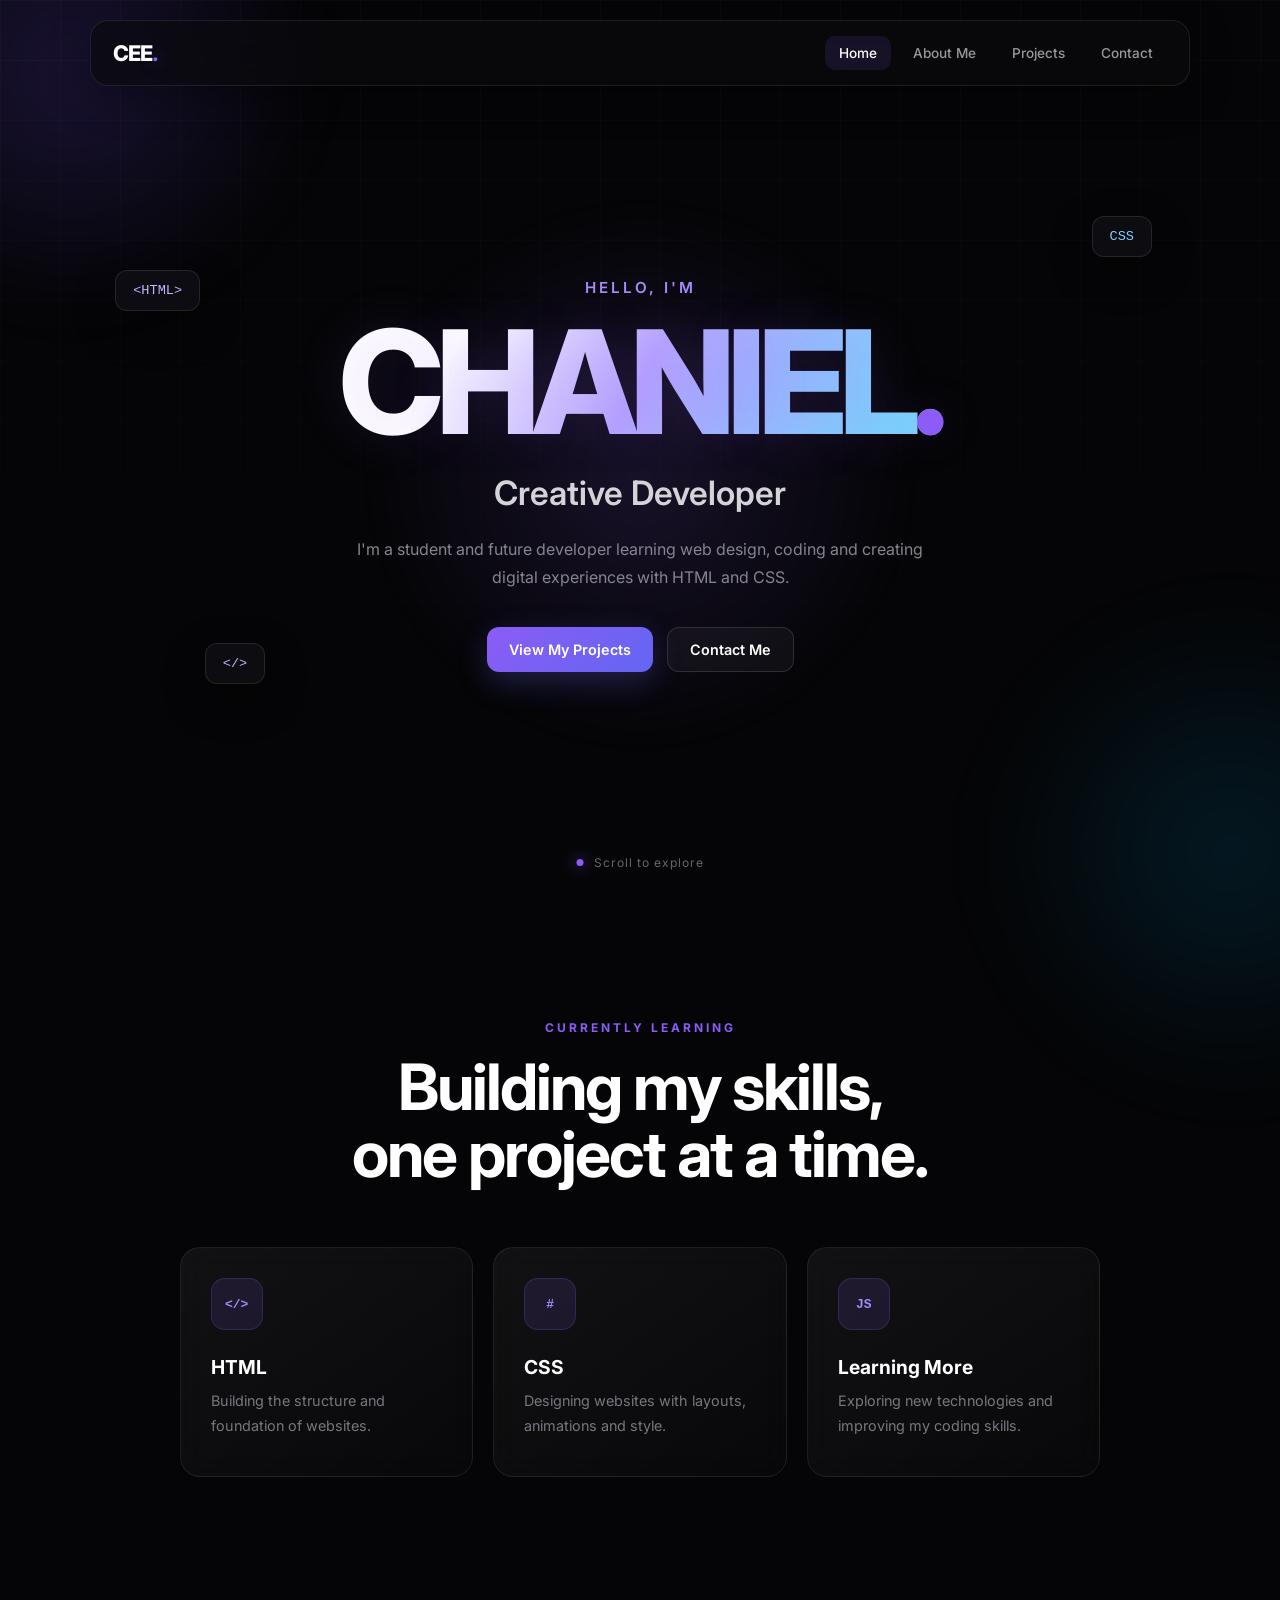
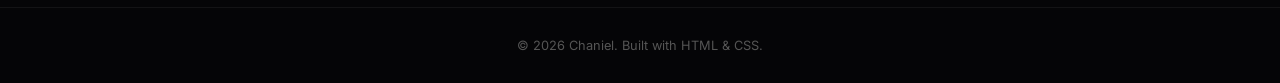
<file: index.html>
<!DOCTYPE html>
<html lang="en">
<head>
    <meta charset="UTF-8">
    <meta name="viewport" content="width=device-width, initial-scale=1.0">

    <title>Chaniel | Creative Developer</title>

    <link rel="icon" type="image/svg+xml" href="favicon.svg">
    <link rel="stylesheet" href="style.css">
</head>

<body>

    <nav class="navbar">

        <a href="index.html" class="logo">
            CEE<span>.</span>
        </a>

        <button class="menu-toggle" aria-label="Open navigation">
            ☰
        </button>

        <div class="nav-links">
            <a href="index.html" class="active">Home</a>
            <a href="about.html">About Me</a>
            <a href="project.html">Projects</a>
            <a href="contact.html">Contact</a>
        </div>

    </nav>

    <main>

        <section class="hero">

            <div class="hero-content">

                <p class="intro">Hello, I'm</p>

                <h1>CHANIEL<span>.</span></h1>

                <h2>Creative Developer</h2>

                <p class="description">
                    I'm a student and future developer learning
                    web design, coding and creating digital
                    experiences with HTML and CSS.
                </p>

                <div class="hero-buttons">

                    <a href="project.html" class="btn primary-btn">
                        View My Projects
                    </a>

                    <a href="contact.html" class="btn secondary-btn">
                        Contact Me
                    </a>

                </div>

            </div>

            <div class="floating-card card-one">
                &lt;HTML&gt;
            </div>

            <div class="floating-card card-two">
                CSS
            </div>

            <div class="floating-card card-three">
                &lt;/&gt;
            </div>

            <div class="scroll-indicator">
                <span></span>
                Scroll to explore
            </div>

        </section>

        <section class="learning">

            <p class="section-label">CURRENTLY LEARNING</p>

            <h2>
                Building my skills,<br>
                one project at a time.
            </h2>

            <div class="skills">

                <div class="skill-card">
                    <div class="skill-icon">&lt;/&gt;</div>
                    <h3>HTML</h3>
                    <p>
                        Building the structure and foundation
                        of websites.
                    </p>
                </div>

                <div class="skill-card">
                    <div class="skill-icon">#</div>
                    <h3>CSS</h3>
                    <p>
                        Designing websites with layouts,
                        animations and style.
                    </p>
                </div>

                <div class="skill-card">
                    <div class="skill-icon">JS</div>
                    <h3>Learning More</h3>
                    <p>
                        Exploring new technologies and
                        improving my coding skills.
                    </p>
                </div>

            </div>

        </section>

    </main>

    <footer>
        <p>© 2026 Chaniel. Built with HTML & CSS.</p>
    </footer>

    <script src="script.js"></script>

</body>
</html>
</file>
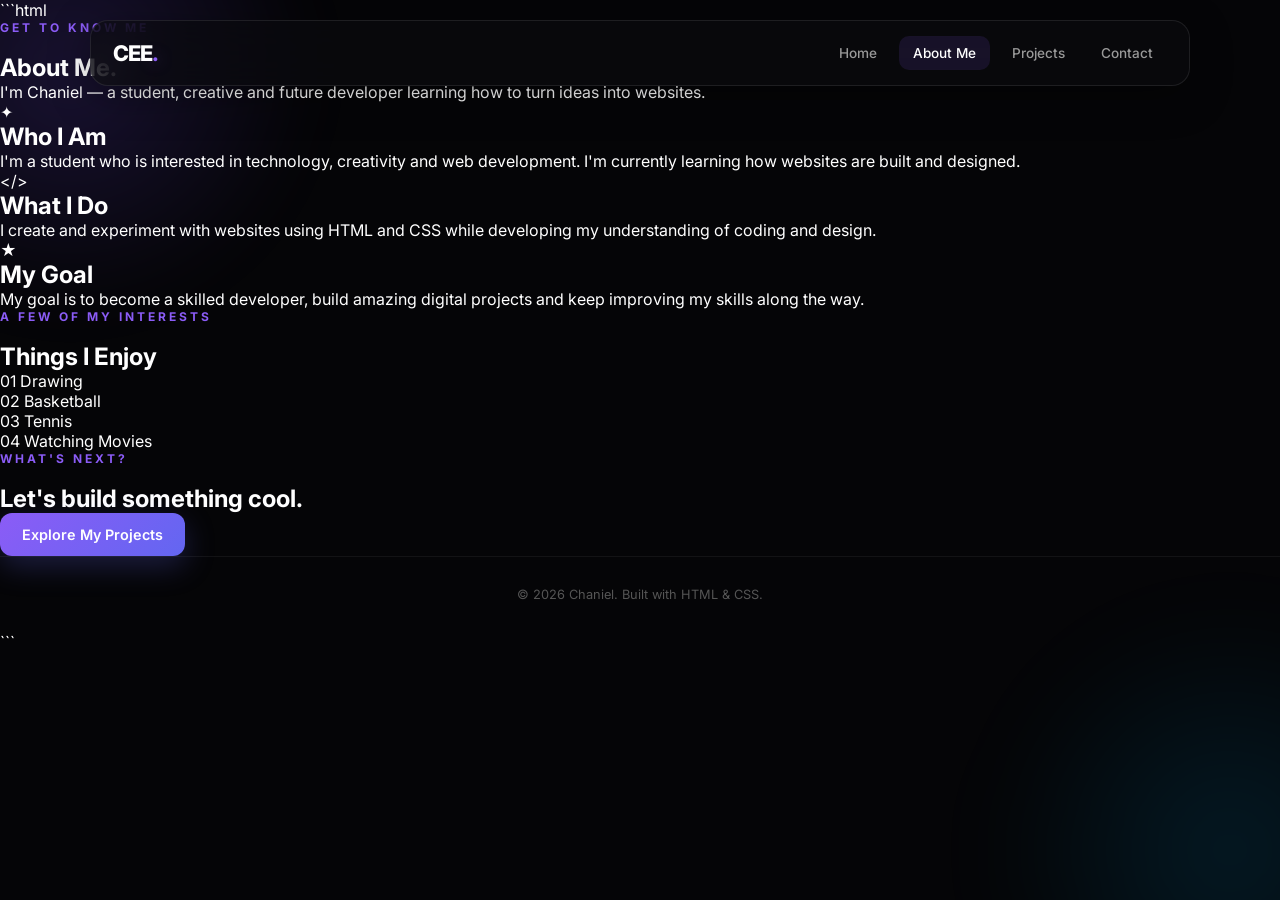
<file: about.html>
```html
<!DOCTYPE html>
<html lang="en">

<head>
    <meta charset="UTF-8">
    <meta name="viewport" content="width=device-width, initial-scale=1.0">

    <title>Chaniel | About Me</title>

    <link rel="stylesheet" href="style.css">
</head>

<body>

    <!-- Navigation -->
    <nav class="navbar">

        <a href="index.html" class="logo">
            CEE<span>.</span>
        </a>

        <button class="menu-toggle" aria-label="Open navigation">
            ☰
        </button>

        <div class="nav-links">

            <a href="index.html">
                Home
            </a>

            <a href="about.html" class="active">
                About Me
            </a>

            <a href="project.html">
                Projects
            </a>

            <a href="contact.html">
                Contact
            </a>

        </div>

    </nav>


    <!-- Main Content -->
    <main>

        <section class="about-page">

            <!-- Introduction -->

            <div class="about-intro">

                <p class="section-label">
                    GET TO KNOW ME
                </p>

                <h1>
                    About <span>Me.</span>
                </h1>

                <p class="about-lead">
                    I'm Chaniel — a student, creative and future
                    developer learning how to turn ideas into websites.
                </p>

            </div>


            <!-- About Cards -->

            <div class="about-grid">


                <!-- Who I Am -->

                <div class="about-card">

                    <div class="about-icon">
                        ✦
                    </div>

                    <h2>
                        Who I Am
                    </h2>

                    <p>
                        I'm a student who is interested in technology,
                        creativity and web development. I'm currently
                        learning how websites are built and designed.
                    </p>

                </div>


                <!-- What I Do -->

                <div class="about-card">

                    <div class="about-icon">
                        &lt;/&gt;
                    </div>

                    <h2>
                        What I Do
                    </h2>

                    <p>
                        I create and experiment with websites using
                        HTML and CSS while developing my understanding
                        of coding and design.
                    </p>

                </div>


                <!-- My Goal -->

                <div class="about-card">

                    <div class="about-icon">
                        ★
                    </div>

                    <h2>
                        My Goal
                    </h2>

                    <p>
                        My goal is to become a skilled developer,
                        build amazing digital projects and keep
                        improving my skills along the way.
                    </p>

                </div>

            </div>


            <!-- Interests -->

            <div class="interests">

                <p class="section-label">
                    A FEW OF MY INTERESTS
                </p>

                <h2>
                    Things I Enjoy
                </h2>


                <div class="interest-list">

                    <div class="interest">

                        <span>
                            01
                        </span>

                        Drawing

                    </div>


                    <div class="interest">

                        <span>
                            02
                        </span>

                        Basketball

                    </div>


                    <div class="interest">

                        <span>
                            03
                        </span>

                        Tennis

                    </div>


                    <div class="interest">

                        <span>
                            04
                        </span>

                        Watching Movies

                    </div>

                </div>

            </div>


            <!-- CTA -->

            <div class="about-cta">

                <p class="section-label">
                    WHAT'S NEXT?
                </p>

                <h2>
                    Let's build something
                    <span>cool.</span>
                </h2>

                <a href="project.html" class="btn primary-btn">
                    Explore My Projects
                </a>

            </div>

        </section>

    </main>


    <!-- Footer -->

    <footer>

        <p>
            © 2026 Chaniel. Built with HTML & CSS.
        </p>

    </footer>


    <!-- JavaScript -->

    <script src="script.js"></script>

</body>

</html>
```
</file>
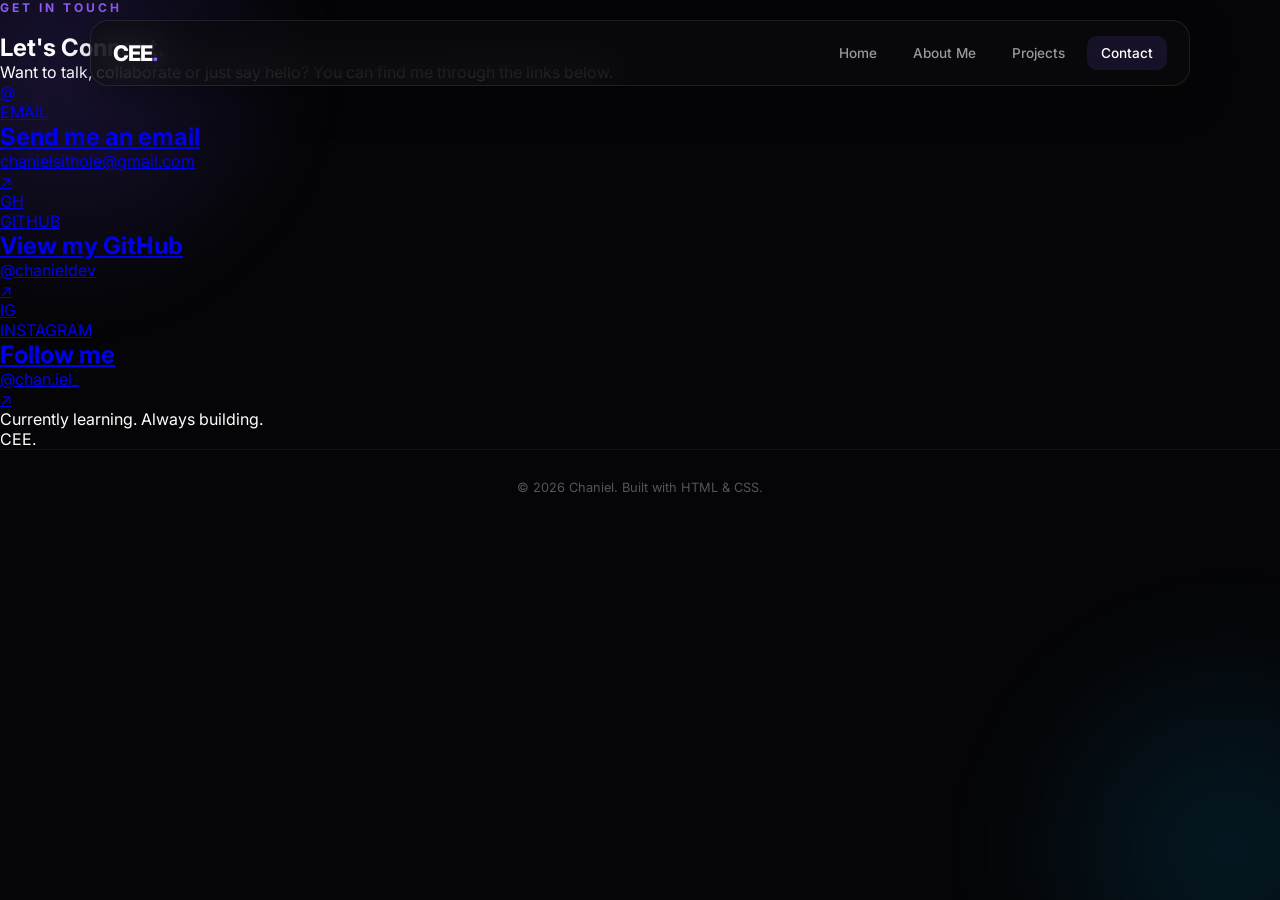
<file: contact.html>
<!DOCTYPE html>
<html lang="en">

<head>

    <meta charset="UTF-8">

    <meta
        name="viewport"
        content="width=device-width, initial-scale=1.0"
    >

    <title>Chaniel | Contact</title>

    <!-- Website Icon -->
    <link
        rel="icon"
        type="image/svg+xml"
        href="favicon.svg"
    >

    <!-- Main CSS -->
    <link
        rel="stylesheet"
        href="style.css"
    >

</head>


<body>


    <!-- ================================
         NAVIGATION
    ================================= -->

    <nav class="navbar">

        <a
            href="index.html"
            class="logo"
        >
            CEE<span>.</span>
        </a>


        <!-- Mobile Menu Button -->

        <button
            class="menu-toggle"
            aria-label="Open navigation"
        >
            ☰
        </button>


        <!-- Navigation Links -->

        <div class="nav-links">

            <a href="index.html">
                Home
            </a>

            <a href="about.html">
                About Me
            </a>

            <a href="project.html">
                Projects
            </a>

            <a
                href="contact.html"
                class="active"
            >
                Contact
            </a>

        </div>

    </nav>



    <!-- ================================
         CONTACT PAGE
    ================================= -->

    <main>

        <section class="contact-page">


            <!-- Introduction -->

            <div class="contact-intro">

                <p class="section-label">
                    GET IN TOUCH
                </p>


                <h1>
                    Let's <span>Connect.</span>
                </h1>


                <p>
                    Want to talk, collaborate or just say hello?
                    You can find me through the links below.
                </p>

            </div>



            <!-- ============================
                 CONTACT LINKS
            ============================= -->

            <div class="contact-grid">


                <!-- EMAIL -->

                <a
                    href="mailto:chanielsithole@gmail.com"
                    class="contact-card"
                >

                    <div class="contact-icon">
                        @
                    </div>


                    <div>

                        <p class="contact-label">
                            EMAIL
                        </p>


                        <h2>
                            Send me an email
                        </h2>


                        <span>
                            chanielsithole@gmail.com
                        </span>

                    </div>


                    <div class="contact-arrow">
                        ↗
                    </div>

                </a>



                <!-- GITHUB -->

                <a
                    href="https://github.com/chanieldev"
                    target="_blank"
                    rel="noopener noreferrer"
                    class="contact-card"
                >

                    <div class="contact-icon">
                        GH
                    </div>


                    <div>

                        <p class="contact-label">
                            GITHUB
                        </p>


                        <h2>
                            View my GitHub
                        </h2>


                        <span>
                            @chanieldev
                        </span>

                    </div>


                    <div class="contact-arrow">
                        ↗
                    </div>

                </a>



                <!-- INSTAGRAM -->

                <a
                    href="https://instagram.com/chan.iel_"
                    target="_blank"
                    rel="noopener noreferrer"
                    class="contact-card"
                >

                    <div class="contact-icon">
                        IG
                    </div>


                    <div>

                        <p class="contact-label">
                            INSTAGRAM
                        </p>


                        <h2>
                            Follow me
                        </h2>


                        <span>
                            @chan.iel_
                        </span>

                    </div>


                    <div class="contact-arrow">
                        ↗
                    </div>

                </a>

            </div>



            <!-- ============================
                 BOTTOM MESSAGE
            ============================= -->

            <div class="contact-bottom">

                <p>
                    Currently learning. Always building.
                </p>


                <div class="contact-line"></div>


                <span>
                    CEE.
                </span>

            </div>

        </section>

    </main>



    <!-- ================================
         FOOTER
    ================================= -->

    <footer>

        <p>
            © 2026 Chaniel. Built with HTML & CSS.
        </p>

    </footer>



    <!-- JavaScript -->

    <script src="script.js"></script>


</body>

</html>
</file>
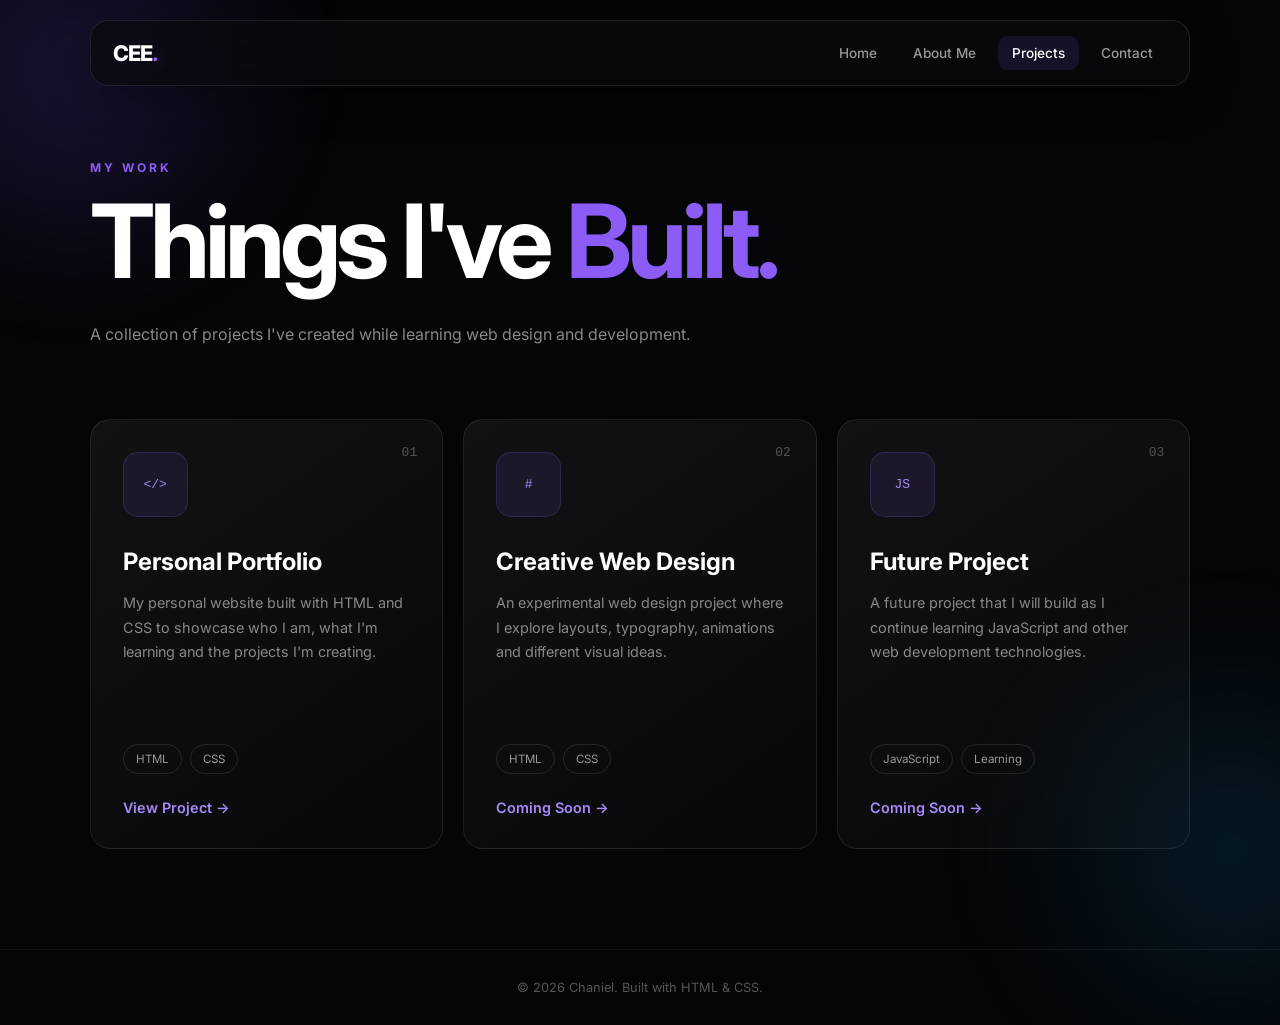
<file: project.html>
<!DOCTYPE html>
<html lang="en">

<head>
    <meta charset="UTF-8">
    <meta name="viewport" content="width=device-width, initial-scale=1.0">

    <title>Projects | Chaniel</title>

    <link rel="icon" type="image/svg+xml" href="favicon.svg">
    <link rel="stylesheet" href="style.css">
</head>

<body>

    <!-- NAVIGATION -->

    <nav class="navbar">

        <a href="index.html" class="logo">
            CEE<span>.</span>
        </a>

        <button class="menu-toggle" aria-label="Open navigation">
            ☰
        </button>

        <div class="nav-links">

            <a href="index.html">Home</a>

            <a href="about.html">About Me</a>

            <a href="project.html" class="active">Projects</a>

            <a href="contact.html">Contact</a>

        </div>

    </nav>


    <!-- PROJECTS -->

    <main>

        <section class="projects-page">

            <div class="projects-header">

                <p class="section-label">
                    MY WORK
                </p>

                <h1>
                    Things I've
                    <span>Built.</span>
                </h1>

                <p>
                    A collection of projects I've created while
                    learning web design and development.
                </p>

            </div>


            <div class="project-grid">

                <!-- PROJECT 1 -->

                <article class="project-card">

                    <div class="project-number">
                        01
                    </div>

                    <div class="project-icon">
                        &lt;/&gt;
                    </div>

                    <h2>
                        Personal Portfolio
                    </h2>

                    <p>
                        My personal website built with HTML and
                        CSS to showcase who I am, what I'm learning
                        and the projects I'm creating.
                    </p>

                    <div class="project-tags">

                        <span>HTML</span>
                        <span>CSS</span>

                    </div>

                    <a href="index.html" class="project-link">
                        View Project →
                    </a>

                </article>


                <!-- PROJECT 2 -->

                <article class="project-card">

                    <div class="project-number">
                        02
                    </div>

                    <div class="project-icon">
                        #
                    </div>

                    <h2>
                        Creative Web Design
                    </h2>

                    <p>
                        An experimental web design project where
                        I explore layouts, typography, animations
                        and different visual ideas.
                    </p>

                    <div class="project-tags">

                        <span>HTML</span>
                        <span>CSS</span>

                    </div>

                    <a href="#" class="project-link">
                        Coming Soon →
                    </a>

                </article>


                <!-- PROJECT 3 -->

                <article class="project-card">

                    <div class="project-number">
                        03
                    </div>

                    <div class="project-icon">
                        JS
                    </div>

                    <h2>
                        Future Project
                    </h2>

                    <p>
                        A future project that I will build as I
                        continue learning JavaScript and other
                        web development technologies.
                    </p>

                    <div class="project-tags">

                        <span>JavaScript</span>
                        <span>Learning</span>

                    </div>

                    <a href="#" class="project-link">
                        Coming Soon →
                    </a>

                </article>

            </div>

        </section>

    </main>


    <!-- FOOTER -->

    <footer>

        <p>
            © 2026 Chaniel. Built with HTML & CSS.
        </p>

    </footer>


    <script src="script.js"></script>

</body>

</html>
</file>
<file: style.css>
/* =========================================
   CHANIEL | CREATIVE DEVELOPER
   MODERN DARK / FUTURISTIC DESIGN
========================================= */

@import url('https://fonts.googleapis.com/css2?family=Inter:wght@400;500;600;700;800&display=swap');


/* =========================================
   RESET
========================================= */

* {
    margin: 0;
    padding: 0;
    box-sizing: border-box;
}

html {
    scroll-behavior: smooth;
}

body {
    font-family: "Inter", Arial, sans-serif;
    background: #050507;
    color: #ffffff;
    overflow-x: hidden;
}


/* =========================================
   BACKGROUND
========================================= */

body::before {
    content: "";
    position: fixed;

    width: 500px;
    height: 500px;

    top: -180px;
    left: -180px;

    background: radial-gradient(
        circle,
        rgba(120, 80, 255, 0.18),
        transparent 70%
    );

    filter: blur(30px);

    pointer-events: none;

    z-index: -1;
}

body::after {
    content: "";

    position: fixed;

    width: 500px;
    height: 500px;

    right: -200px;
    bottom: -200px;

    background: radial-gradient(
        circle,
        rgba(0, 180, 255, 0.12),
        transparent 70%
    );

    filter: blur(40px);

    pointer-events: none;

    z-index: -1;
}


/* =========================================
   NAVBAR
========================================= */

.navbar {
    position: fixed;

    top: 20px;
    left: 50%;

    transform: translateX(-50%);

    width: min(1100px, 92%);

    padding: 15px 22px;

    display: flex;
    align-items: center;
    justify-content: space-between;

    background: rgba(10, 10, 15, 0.72);

    border: 1px solid rgba(255, 255, 255, 0.09);

    border-radius: 18px;

    backdrop-filter: blur(20px);

    -webkit-backdrop-filter: blur(20px);

    z-index: 1000;

    box-shadow:
        0 10px 40px rgba(0, 0, 0, 0.35);
}


/* LOGO */

.logo {
    text-decoration: none;

    color: white;

    font-size: 1.35rem;

    font-weight: 800;

    letter-spacing: -1px;
}

.logo span {
    color: #8b5cf6;

    text-shadow:
        0 0 15px rgba(139, 92, 246, 0.8);
}


/* NAV LINKS */

.nav-links {
    display: flex;

    align-items: center;

    gap: 8px;
}

.nav-links a {
    position: relative;

    padding: 9px 14px;

    color: #999;

    text-decoration: none;

    font-size: 0.85rem;

    font-weight: 500;

    border-radius: 10px;

    transition:
        color 0.3s ease,
        background 0.3s ease,
        transform 0.3s ease;
}

.nav-links a:hover {
    color: white;

    background: rgba(255, 255, 255, 0.06);

    transform: translateY(-1px);
}

.nav-links a.active {
    color: white;

    background: rgba(139, 92, 246, 0.12);
}


/* MOBILE BUTTON */

.menu-toggle {
    display: none;

    border: none;

    background: transparent;

    color: white;

    font-size: 1.5rem;

    cursor: pointer;
}


/* =========================================
   HERO
========================================= */

.hero {
    position: relative;

    min-height: 100vh;

    display: flex;

    align-items: center;

    justify-content: center;

    text-align: center;

    padding: 150px 7% 100px;

    overflow: hidden;
}


/* GRID BACKGROUND */

.hero::before {
    content: "";

    position: absolute;

    inset: 0;

    background-image:
        linear-gradient(
            rgba(255,255,255,0.025) 1px,
            transparent 1px
        ),
        linear-gradient(
            90deg,
            rgba(255,255,255,0.025) 1px,
            transparent 1px
        );

    background-size: 60px 60px;

    mask-image: linear-gradient(
        to bottom,
        black,
        transparent 90%
    );

    pointer-events: none;
}


/* GLOW BEHIND HERO */

.hero::after {
    content: "";

    position: absolute;

    width: 600px;
    height: 600px;

    background: radial-gradient(
        circle,
        rgba(139, 92, 246, 0.14),
        transparent 65%
    );

    filter: blur(10px);

    pointer-events: none;

    z-index: 0;
}


/* HERO CONTENT */

.hero-content {
    position: relative;

    max-width: 900px;

    z-index: 2;
}


/* INTRO */

.intro {
    color: #a78bfa;

    font-size: 0.95rem;

    font-weight: 600;

    letter-spacing: 3px;

    text-transform: uppercase;

    margin-bottom: 20px;
}


/* MAIN NAME */

.hero h1 {
    font-size: clamp(4rem, 12vw, 9rem);

    line-height: 0.9;

    letter-spacing: -8px;

    font-weight: 800;

    margin-bottom: 25px;

    background: linear-gradient(
        120deg,
        #ffffff 20%,
        #b8a5ff 50%,
        #7dd3fc 90%
    );

    -webkit-background-clip: text;

    background-clip: text;

    color: transparent;

    text-shadow:
        0 0 50px rgba(139, 92, 246, 0.15);
}

.hero h1 span {
    color: #8b5cf6;
}


/* TITLE */

.hero h2 {
    font-size: clamp(1.4rem, 3vw, 2.1rem);

    font-weight: 600;

    color: #d4d4d8;

    margin-bottom: 22px;
}


/* DESCRIPTION */

.description {
    max-width: 600px;

    margin: 0 auto 35px;

    color: #85858f;

    line-height: 1.8;

    font-size: 1rem;
}


/* =========================================
   BUTTONS
========================================= */

.hero-buttons {
    display: flex;

    justify-content: center;

    gap: 14px;

    flex-wrap: wrap;
}

.btn {
    display: inline-flex;

    align-items: center;

    justify-content: center;

    padding: 13px 22px;

    border-radius: 12px;

    text-decoration: none;

    font-size: 0.9rem;

    font-weight: 600;

    transition:
        transform 0.3s ease,
        box-shadow 0.3s ease,
        background 0.3s ease,
        border 0.3s ease;
}


/* PRIMARY */

.primary-btn {
    color: white;

    background: linear-gradient(
        135deg,
        #8b5cf6,
        #6366f1
    );

    box-shadow:
        0 10px 30px rgba(99, 102, 241, 0.25);
}

.primary-btn:hover {
    transform: translateY(-4px);

    box-shadow:
        0 15px 40px rgba(99, 102, 241, 0.4);
}


/* SECONDARY */

.secondary-btn {
    color: white;

    border: 1px solid rgba(255, 255, 255, 0.12);

    background: rgba(255, 255, 255, 0.04);
}

.secondary-btn:hover {
    transform: translateY(-4px);

    background: rgba(255, 255, 255, 0.08);

    border-color: rgba(255, 255, 255, 0.25);
}


/* =========================================
   FLOATING TECH CARDS
========================================= */

.floating-card {
    position: absolute;

    padding: 12px 17px;

    border: 1px solid rgba(255,255,255,0.1);

    background: rgba(15, 15, 22, 0.75);

    backdrop-filter: blur(15px);

    border-radius: 12px;

    color: #c4b5fd;

    font-family: monospace;

    font-size: 0.85rem;

    box-shadow:
        0 15px 40px rgba(0,0,0,0.35);

    z-index: 3;

    animation: float 4s ease-in-out infinite;
}

.card-one {
    top: 30%;

    left: 9%;

    animation-delay: 0s;
}

.card-two {
    top: 24%;

    right: 10%;

    color: #7dd3fc;

    animation-delay: 1s;
}

.card-three {
    bottom: 24%;

    left: 16%;

    color: #c4b5fd;

    animation-delay: 2s;
}


@keyframes float {

    0%, 100% {
        transform: translateY(0);
    }

    50% {
        transform: translateY(-14px);
    }
}


/* =========================================
   SCROLL INDICATOR
========================================= */

.scroll-indicator {
    position: absolute;

    bottom: 30px;

    left: 50%;

    transform: translateX(-50%);

    display: flex;

    align-items: center;

    gap: 10px;

    color: #666;

    font-size: 0.75rem;

    letter-spacing: 1px;
}

.scroll-indicator span {
    width: 7px;
    height: 7px;

    border-radius: 50%;

    background: #8b5cf6;

    box-shadow:
        0 0 15px #8b5cf6;

    animation: pulse 1.7s infinite;
}


@keyframes pulse {

    0%, 100% {
        opacity: 0.3;
    }

    50% {
        opacity: 1;
    }
}


/* =========================================
   LEARNING SECTION
========================================= */

.learning {
    position: relative;

    max-width: 1100px;

    margin: auto;

    padding: 120px 7% 130px;

    text-align: center;
}


/* LABEL */

.section-label {
    color: #8b5cf6;

    font-size: 0.75rem;

    font-weight: 700;

    letter-spacing: 3px;

    margin-bottom: 18px;
}


/* HEADING */

.learning > h2 {
    font-size: clamp(2.2rem, 5vw, 4rem);

    line-height: 1.05;

    letter-spacing: -2px;

    margin-bottom: 60px;
}


/* =========================================
   SKILLS
========================================= */

.skills {
    display: grid;

    grid-template-columns:
        repeat(3, 1fr);

    gap: 20px;

    text-align: left;
}


/* SKILL CARD */

.skill-card {
    padding: 30px;

    min-height: 230px;

    background:
        linear-gradient(
            145deg,
            rgba(255,255,255,0.055),
            rgba(255,255,255,0.015)
        );

    border: 1px solid rgba(255,255,255,0.08);

    border-radius: 20px;

    backdrop-filter: blur(15px);

    transition:
        transform 0.35s ease,
        border 0.35s ease,
        box-shadow 0.35s ease;
}

.skill-card:hover {
    transform: translateY(-8px);

    border-color: rgba(139, 92, 246, 0.4);

    box-shadow:
        0 20px 50px rgba(0,0,0,0.35),
        0 0 30px rgba(139,92,246,0.08);
}


/* ICON */

.skill-icon {
    width: 52px;
    height: 52px;

    display: flex;

    align-items: center;
    justify-content: center;

    margin-bottom: 25px;

    border-radius: 14px;

    background: rgba(139,92,246,0.12);

    border: 1px solid rgba(139,92,246,0.2);

    color: #a78bfa;

    font-family: monospace;

    font-weight: 700;
}


/* CARD TITLE */

.skill-card h3 {
    font-size: 1.2rem;

    margin-bottom: 10px;
}


/* CARD TEXT */

.skill-card p {
    color: #777780;

    font-size: 0.9rem;

    line-height: 1.7;
}


/* =========================================
   SCROLL REVEAL
========================================= */

.reveal {
    opacity: 0;

    transform: translateY(30px);

    transition:
        opacity 0.8s ease,
        transform 0.8s ease;
}

.reveal.show {
    opacity: 1;

    transform: translateY(0);
}


/* =========================================
   FOOTER
========================================= */

footer {
    padding: 30px 7%;

    text-align: center;

    border-top: 1px solid rgba(255,255,255,0.06);

    color: #555;

    font-size: 0.8rem;
}


/* =========================================
   PROJECTS PAGE
========================================= */

.projects-page {
    min-height: 100vh;

    padding: 160px 7% 100px;
}

.projects-header {
    max-width: 750px;

    margin-bottom: 70px;
}

.projects-header h1 {
    font-size: clamp(3.5rem, 8vw, 7rem);

    line-height: 0.95;

    letter-spacing: -5px;

    margin-bottom: 30px;
}

.projects-header h1 span {
    color: #8b5cf6;
}

.projects-header > p:last-child {
    max-width: 600px;

    color: #888;

    line-height: 1.8;
}


/* PROJECT GRID */

.project-grid {
    display: grid;

    grid-template-columns:
        repeat(3, 1fr);

    gap: 20px;
}


/* PROJECT CARD */

.project-card {
    position: relative;

    min-height: 430px;

    display: flex;

    flex-direction: column;

    padding: 32px;

    background:
        linear-gradient(
            145deg,
            rgba(255,255,255,0.055),
            rgba(255,255,255,0.015)
        );

    border: 1px solid rgba(255,255,255,0.08);

    border-radius: 20px;

    overflow: hidden;

    transition:
        transform 0.35s ease,
        border 0.35s ease,
        box-shadow 0.35s ease;
}

.project-card:hover {
    transform: translateY(-10px);

    border-color: rgba(139,92,246,0.35);

    box-shadow:
        0 20px 50px rgba(0,0,0,0.4);
}


/* PROJECT NUMBER */

.project-number {
    position: absolute;

    top: 25px;
    right: 25px;

    color: #555;

    font-family: monospace;
}


/* PROJECT ICON */

.project-icon {
    width: 65px;
    height: 65px;

    display: flex;

    align-items: center;
    justify-content: center;

    margin-bottom: 30px;

    border-radius: 15px;

    background: rgba(139,92,246,0.1);

    border: 1px solid rgba(139,92,246,0.2);

    color: #a78bfa;

    font-family: monospace;
}


/* PROJECT TITLE */

.project-card h2 {
    font-size: 1.5rem;

    margin-bottom: 15px;
}


/* PROJECT TEXT */

.project-card > p {
    color: #888;

    line-height: 1.7;

    font-size: 0.9rem;

    margin-bottom: 25px;
}


/* TAGS */

.project-tags {
    display: flex;

    flex-wrap: wrap;

    gap: 8px;

    margin-top: auto;

    margin-bottom: 25px;
}

.project-tags span {
    padding: 7px 12px;

    border: 1px solid rgba(255,255,255,0.1);

    border-radius: 20px;

    color: #999;

    font-size: 0.72rem;
}


/* PROJECT LINK */

.project-link {
    color: #a78bfa;

    text-decoration: none;

    font-size: 0.9rem;

    font-weight: 600;

    transition:
        transform 0.3s ease,
        color 0.3s ease;
}

.project-link:hover {
    transform: translateX(5px);

    color: white;
}


/* =========================================
   RESPONSIVE
========================================= */

@media (max-width: 900px) {

    .skills,
    .project-grid {
        grid-template-columns: 1fr 1fr;
    }

    .floating-card {
        display: none;
    }
}


@media (max-width: 700px) {

    .navbar {
        top: 12px;

        padding: 13px 16px;
    }

    .menu-toggle {
        display: block;
    }

    .nav-links {
        position: absolute;

        top: calc(100% + 10px);

        left: 0;

        width: 100%;

        padding: 10px;

        display: none;

        flex-direction: column;

        align-items: stretch;

        background: rgba(10,10,15,0.95);

        border: 1px solid rgba(255,255,255,0.08);

        border-radius: 16px;

        backdrop-filter: blur(20px);
    }

    .nav-links.active {
        display: flex;
    }

    .nav-links a {
        padding: 13px;
    }

    .hero {
        padding-left: 6%;
        padding-right: 6%;
    }

    .hero h1 {
        letter-spacing: -5px;
    }

    .skills,
    .project-grid {
        grid-template-columns: 1fr;
    }

    .learning {
        padding-top: 90px;
    }

    .learning > h2 {
        margin-bottom: 40px;
    }

    .projects-page {
        padding-left: 7%;
        padding-right: 7%;
    }
}


@media (max-width: 450px) {

    .hero h1 {
        font-size: 4rem;

        letter-spacing: -4px;
    }

    .hero h2 {
        font-size: 1.3rem;
    }

    .description {
        font-size: 0.9rem;
    }

    .hero-buttons {
        flex-direction: column;

        width: 100%;
    }

    .btn {
        width: 100%;
    }
}
</file>
